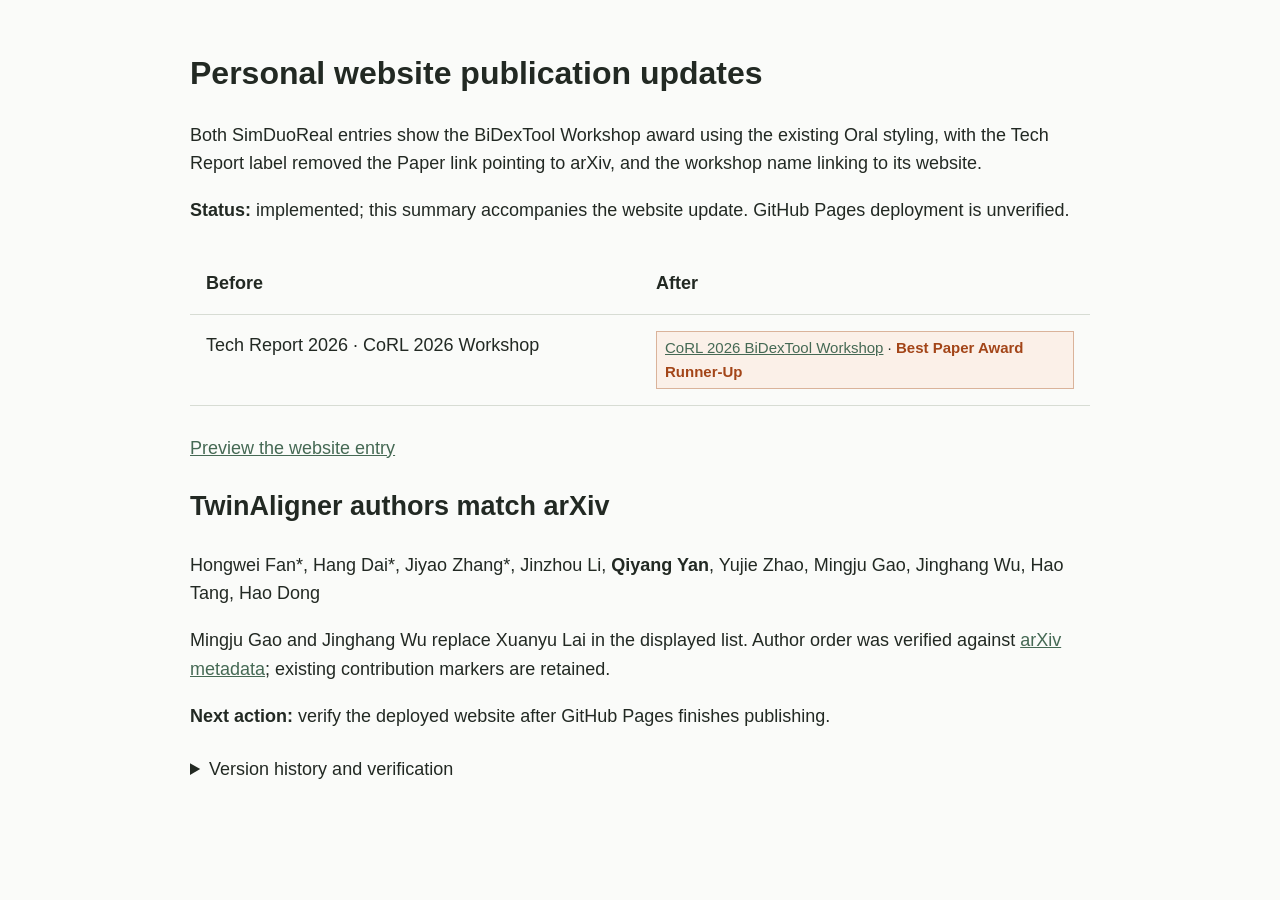
<file: docs/simduoreal-award-update.html>
<!doctype html><html lang="en"><meta charset="utf-8"><meta name="viewport" content="width=device-width,initial-scale=1"><title>Personal website publication updates</title><style>body{font:18px/1.6 Arial,sans-serif;background:#fafbf9;color:#222923;max-width:900px;margin:48px auto;padding:0 24px}h1{font-size:32px}table{border-collapse:collapse;width:100%;margin:28px 0}th,td{text-align:left;border-bottom:1px solid #d7dcd4;padding:16px;vertical-align:top;width:50%}.oral{color:#a34518;font-weight:600}.badge{font-size:15px;border:1px solid #dab39a;background:#fbf0e8;padding:4px 8px;display:inline-block}a{color:#456954}details{margin-top:24px}@media(max-width:600px){th,td{display:block;width:auto}thead{display:none}}</style><h1>Personal website publication updates</h1><p>Both SimDuoReal entries show the BiDexTool Workshop award using the existing Oral styling, with the Tech Report label removed the Paper link pointing to arXiv, and the workshop name linking to its website.</p><p><strong>Status:</strong> implemented; this summary accompanies the website update. GitHub Pages deployment is unverified.</p><table aria-label="Before and after workshop label"><thead><tr><th>Before</th><th>After</th></tr></thead><tbody><tr><td tabindex="0" title="Previous workshop label">Tech Report 2026 · CoRL 2026 Workshop</td><td tabindex="0" title="The award uses the existing oral class; the publication uses the existing distinction badge"><span class="badge"><a href="https://bimanual-tool.github.io/">CoRL 2026 BiDexTool Workshop</a> · <span class="oral">Best Paper Award Runner-Up</span></span></td></tr></tbody></table><p><a href="../index.html#simduoreal">Preview the website entry</a></p><h2>TwinAligner authors match arXiv</h2><p>Hongwei Fan*, Hang Dai*, Jiyao Zhang*, Jinzhou Li, <strong>Qiyang Yan</strong>, Yujie Zhao, Mingju Gao, Jinghang Wu, Hao Tang, Hao Dong</p><p>Mingju Gao and Jinghang Wu replace Xuanyu Lai in the displayed list. Author order was verified against <a href="https://arxiv.org/abs/2512.19390">arXiv metadata</a>; existing contribution markers are retained.</p><p><strong>Next action:</strong> verify the deployed website after GitHub Pages finishes publishing.</p><details><summary>Version history and verification</summary><p>Baseline commit: a154c8cbedb20ad40a7f902aff75e498faff0e94.</p><p>Intermediate: uncommitted award text update with the Tech Report 2026 label retained.</p><p>Current release: changes to index.html in the commit containing this summary (see repository history) with Tech Report 2026 removed from both SimDuoReal entries and the Paper label linked to https://arxiv.org/abs/2611.10410. Both award labels reuse the oral CSS class, and the publication badge reuses distinction. Source and HTTP preview checks passed. Rendered desktop and phone checks could not run because the browser connection is unavailable.</p><p>Latest release update: TwinAligner author list synchronized with arXiv metadata on 16 November 2026. Follow-up to commit 4409245: workshop names link to https://bimanual-tool.github.io/ in both entries. The Highlights project link and workshop link are separate to avoid nested anchors. No further version is proposed.</p></details></html>
</file>
